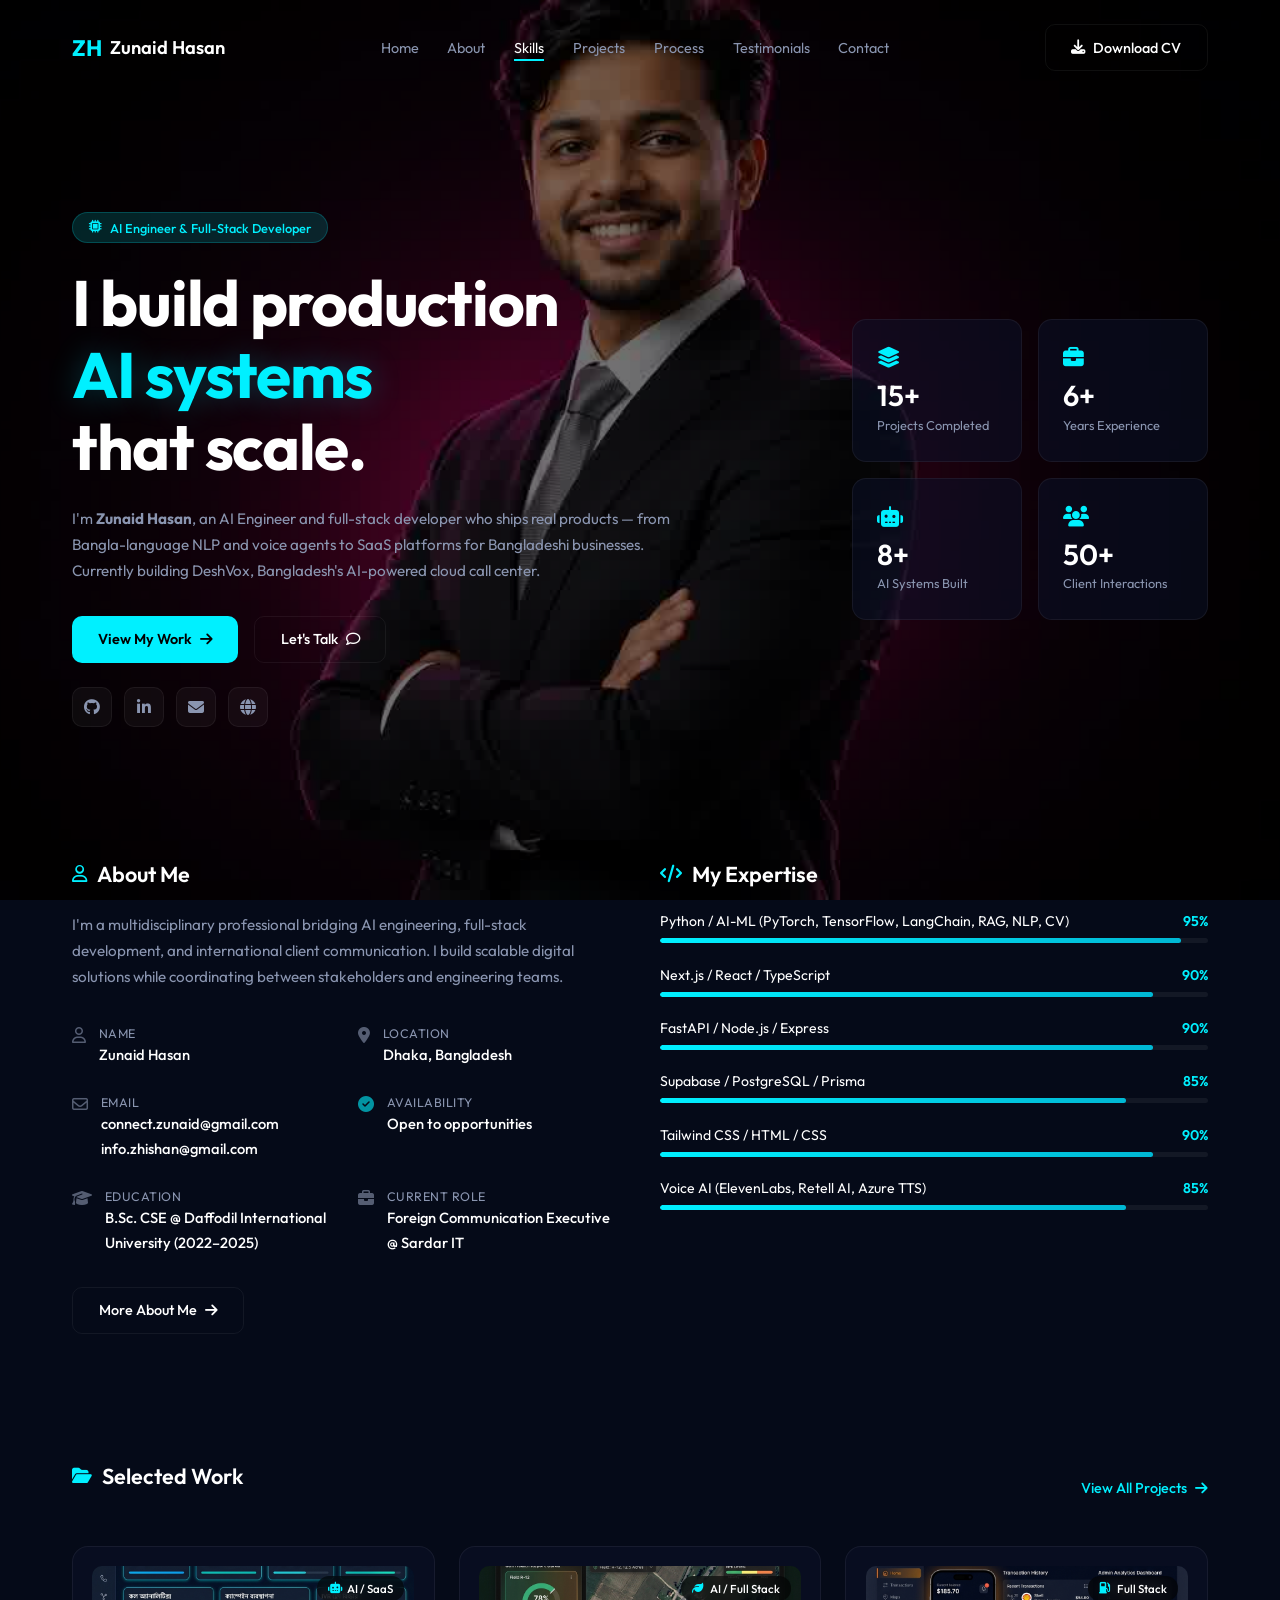
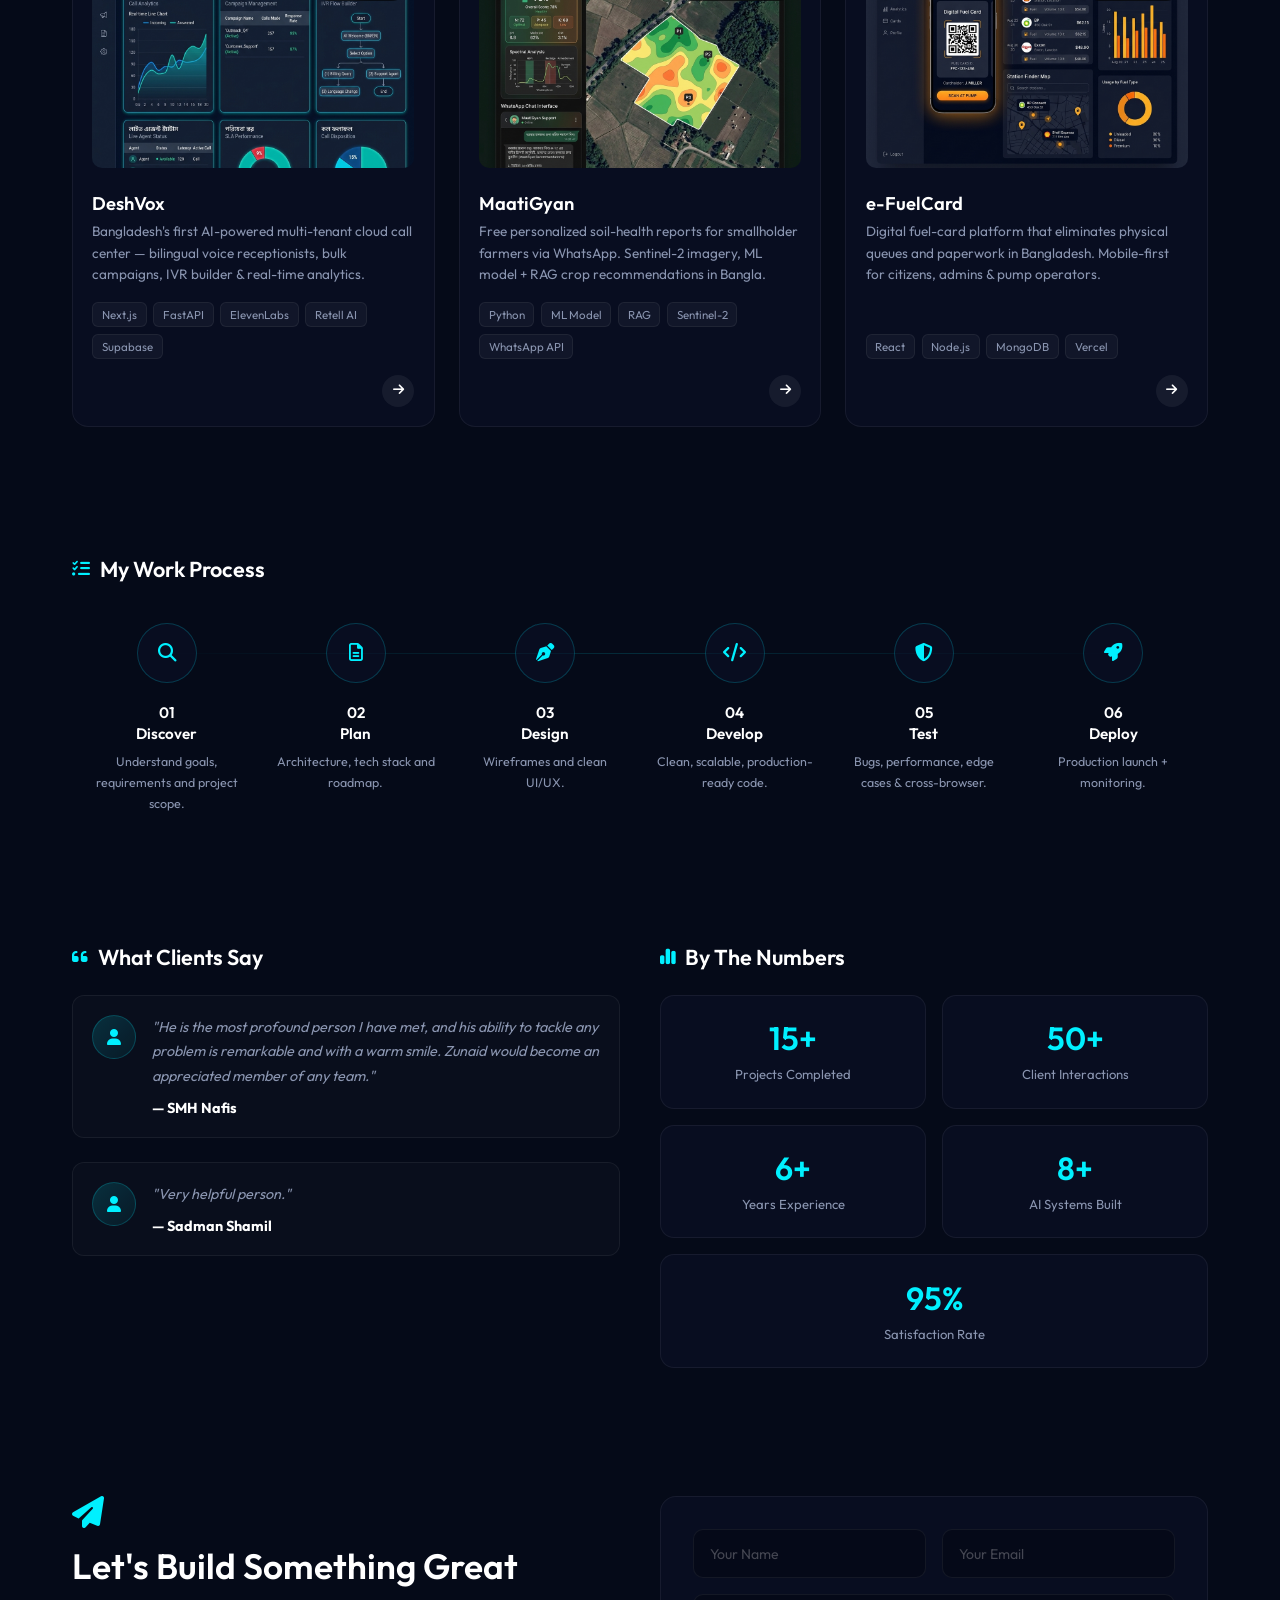
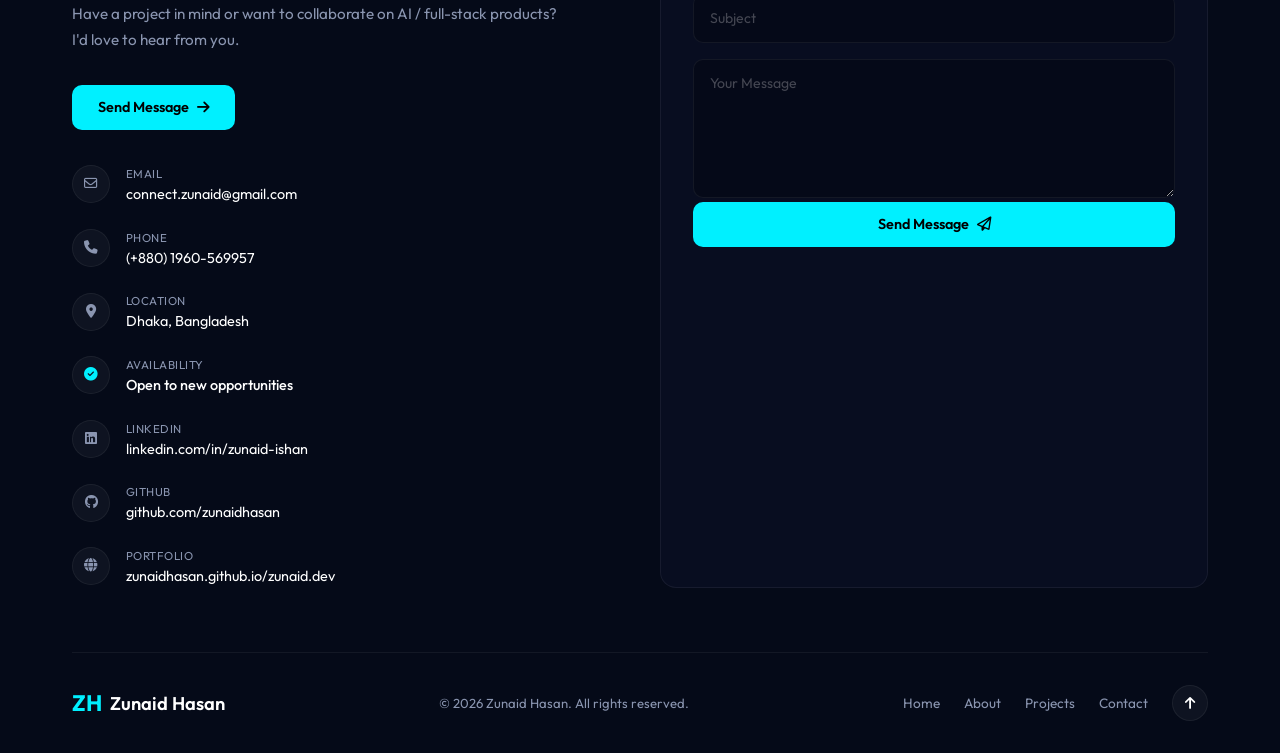
<file: index.html>
<!DOCTYPE html>
<html lang="en">
<head>
    <meta charset="UTF-8">
    <meta name="viewport" content="width=device-width, initial-scale=1.0">
    <title>Zunaid Hasan - AI Engineer & Full-Stack Developer</title>
    <meta name="description" content="Zunaid Hasan — AI Engineer and Full-Stack Developer building production AI systems, Bangla-language NLP, voice agents, and SaaS platforms for Bangladeshi businesses.">
    <!-- Google Fonts -->
    <link href="https://fonts.googleapis.com/css2?family=Outfit:wght@300;400;500;600;700&display=swap" rel="stylesheet">
    <!-- FontAwesome -->
    <link rel="stylesheet" href="https://cdnjs.cloudflare.com/ajax/libs/font-awesome/6.4.0/css/all.min.css">
    <link rel="stylesheet" href="style.css">
</head>
<body>
    <!-- Background Canvas -->
    <canvas id="animation-canvas"></canvas>

    <!-- Overlay Content -->
    <div class="content-overlay">
        <!-- Header -->
        <header id="site-header">
            <div class="logo"><span>ZH</span> Zunaid Hasan</div>
            <nav>
                <a href="#home" class="active">Home</a>
                <a href="#about">About</a>
                <a href="#skills">Skills</a>
                <a href="projects.html">Projects</a>
                <a href="#process">Process</a>
                <a href="#testimonials">Testimonials</a>
                <a href="#contact">Contact</a>
            </nav>
            <div class="header-actions">
                <button class="btn-outline"><i class="fa-solid fa-download"></i> Download CV</button>
            </div>
        </header>

        <main>
            <!-- Hero Section -->
            <section id="home" class="hero-section">
                <div class="hero-content">
                    <div class="badge"><i class="fa-solid fa-microchip"></i> AI Engineer & Full-Stack Developer</div>
                    <h1>I build production<br><span class="highlight">AI systems</span><br>that scale.</h1>
                    <p>I'm <strong>Zunaid Hasan</strong>, an AI Engineer and full-stack developer who ships real products — from Bangla-language NLP and voice agents to SaaS platforms for Bangladeshi businesses. Currently building DeshVox, Bangladesh's AI-powered cloud call center.</p>
                    <div class="hero-buttons">
                        <a href="#projects-preview" class="btn-primary">View My Work <i class="fa-solid fa-arrow-right"></i></a>
                        <a href="#contact" class="btn-outline">Let's Talk <i class="fa-regular fa-comment"></i></a>
                    </div>
                    <div class="social-links">
                        <a href="https://github.com/zunaidhasan" target="_blank" aria-label="GitHub"><i class="fa-brands fa-github"></i></a>
                        <a href="https://linkedin.com/in/zunaid-ishan" target="_blank" aria-label="LinkedIn"><i class="fa-brands fa-linkedin-in"></i></a>
                        <a href="mailto:connect.zunaid@gmail.com" aria-label="Email"><i class="fa-solid fa-envelope"></i></a>
                        <a href="https://zunaidhasan.github.io/zunaid.dev" target="_blank" aria-label="Portfolio"><i class="fa-solid fa-globe"></i></a>
                    </div>
                </div>
                <div class="hero-stats">
                    <div class="stat-card">
                        <div class="stat-icon"><i class="fa-solid fa-layer-group"></i></div>
                        <h2>15+</h2>
                        <p>Projects Completed</p>
                    </div>
                    <div class="stat-card">
                        <div class="stat-icon"><i class="fa-solid fa-briefcase"></i></div>
                        <h2>6+</h2>
                        <p>Years Experience</p>
                    </div>
                    <div class="stat-card">
                        <div class="stat-icon"><i class="fa-solid fa-robot"></i></div>
                        <h2>8+</h2>
                        <p>AI Systems Built</p>
                    </div>
                    <div class="stat-card">
                        <div class="stat-icon"><i class="fa-solid fa-users"></i></div>
                        <h2>50+</h2>
                        <p>Client Interactions</p>
                    </div>
                </div>
            </section>

            <!-- About and Expertise -->
            <section id="about" class="about-section">
                <div class="about-card">
                    <h3><i class="fa-regular fa-user"></i> About Me</h3>
                    <p>I'm a multidisciplinary professional bridging AI engineering, full-stack development, and international client communication. I build scalable digital solutions while coordinating between stakeholders and engineering teams.</p>
                    <div class="info-grid">
                        <div class="info-item">
                            <i class="fa-regular fa-user"></i>
                            <div>
                                <span>Name</span>
                                <p>Zunaid Hasan</p>
                            </div>
                        </div>
                        <div class="info-item">
                            <i class="fa-solid fa-location-dot"></i>
                            <div>
                                <span>Location</span>
                                <p>Dhaka, Bangladesh</p>
                            </div>
                        </div>
                        <div class="info-item">
                            <i class="fa-regular fa-envelope"></i>
                            <div>
                                <span>Email</span>
                                <p>connect.zunaid@gmail.com<br>info.zhishan@gmail.com</p>
                            </div>
                        </div>
                        <div class="info-item">
                            <i class="fa-solid fa-circle-check" style="color: #00f0ff;"></i>
                            <div>
                                <span>Availability</span>
                                <p class="highlight-text">Open to opportunities</p>
                            </div>
                        </div>
                        <div class="info-item">
                            <i class="fa-solid fa-graduation-cap"></i>
                            <div>
                                <span>Education</span>
                                <p>B.Sc. CSE @ Daffodil International University (2022–2025)</p>
                            </div>
                        </div>
                        <div class="info-item">
                            <i class="fa-solid fa-briefcase"></i>
                            <div>
                                <span>Current Role</span>
                                <p>Foreign Communication Executive @ Sardar IT</p>
                            </div>
                        </div>
                    </div>
                    <button class="btn-outline">More About Me <i class="fa-solid fa-arrow-right"></i></button>
                </div>

                <div id="skills" class="expertise-card">
                    <h3><i class="fa-solid fa-code"></i> My Expertise</h3>
                    <div class="skills-list">
                        <div class="skill-item">
                            <div class="skill-info"><span>Python / AI-ML (PyTorch, TensorFlow, LangChain, RAG, NLP, CV)</span><span>95%</span></div>
                            <div class="progress-bar"><div class="progress" style="width: 95%;"></div></div>
                        </div>
                        <div class="skill-item">
                            <div class="skill-info"><span>Next.js / React / TypeScript</span><span>90%</span></div>
                            <div class="progress-bar"><div class="progress" style="width: 90%;"></div></div>
                        </div>
                        <div class="skill-item">
                            <div class="skill-info"><span>FastAPI / Node.js / Express</span><span>90%</span></div>
                            <div class="progress-bar"><div class="progress" style="width: 90%;"></div></div>
                        </div>
                        <div class="skill-item">
                            <div class="skill-info"><span>Supabase / PostgreSQL / Prisma</span><span>85%</span></div>
                            <div class="progress-bar"><div class="progress" style="width: 85%;"></div></div>
                        </div>
                        <div class="skill-item">
                            <div class="skill-info"><span>Tailwind CSS / HTML / CSS</span><span>90%</span></div>
                            <div class="progress-bar"><div class="progress" style="width: 90%;"></div></div>
                        </div>
                        <div class="skill-item">
                            <div class="skill-info"><span>Voice AI (ElevenLabs, Retell AI, Azure TTS)</span><span>85%</span></div>
                            <div class="progress-bar"><div class="progress" style="width: 85%;"></div></div>
                        </div>
                    </div>
                </div>
            </section>

            <!-- Selected Work Preview (3 projects) -->
            <section id="projects-preview" class="projects-section">
                <div class="section-header">
                    <h3><i class="fa-solid fa-folder-open"></i> Selected Work</h3>
                    <a href="projects.html" class="view-all">View All Projects <i class="fa-solid fa-arrow-right"></i></a>
                </div>
                <div class="projects-grid">
                    <!-- Project 1 -->
                    <div class="project-card">
                        <div class="project-image">
                            <img src="images/deshvox.png" alt="DeshVox AI Cloud Call Center Dashboard" loading="lazy">
                            <span class="badge-sm"><i class="fa-solid fa-robot"></i> AI / SaaS</span>
                        </div>
                        <h4>DeshVox</h4>
                        <p>Bangladesh's first AI-powered multi-tenant cloud call center — bilingual voice receptionists, bulk campaigns, IVR builder & real-time analytics.</p>
                        <div class="tags">
                            <span>Next.js</span><span>FastAPI</span><span>ElevenLabs</span><span>Retell AI</span><span>Supabase</span>
                        </div>
                        <div class="project-card-footer">
                            <a href="projects.html" class="project-link"><i class="fa-solid fa-arrow-right"></i></a>
                        </div>
                    </div>
                    <!-- Project 2 -->
                    <div class="project-card">
                        <div class="project-image">
                            <img src="images/maatigyan.png" alt="MaatiGyan Soil Health Platform" loading="lazy">
                            <span class="badge-sm"><i class="fa-solid fa-leaf"></i> AI / Full Stack</span>
                        </div>
                        <h4>MaatiGyan</h4>
                        <p>Free personalized soil-health reports for smallholder farmers via WhatsApp. Sentinel-2 imagery, ML model + RAG crop recommendations in Bangla.</p>
                        <div class="tags">
                            <span>Python</span><span>ML Model</span><span>RAG</span><span>Sentinel-2</span><span>WhatsApp API</span>
                        </div>
                        <div class="project-card-footer">
                            <a href="projects.html" class="project-link"><i class="fa-solid fa-arrow-right"></i></a>
                        </div>
                    </div>
                    <!-- Project 3 -->
                    <div class="project-card">
                        <div class="project-image">
                            <img src="images/efuelcard.png" alt="e-FuelCard Digital Platform" loading="lazy">
                            <span class="badge-sm"><i class="fa-solid fa-gas-pump"></i> Full Stack</span>
                        </div>
                        <h4>e-FuelCard</h4>
                        <p>Digital fuel-card platform that eliminates physical queues and paperwork in Bangladesh. Mobile-first for citizens, admins & pump operators.</p>
                        <div class="tags">
                            <span>React</span><span>Node.js</span><span>MongoDB</span><span>Vercel</span>
                        </div>
                        <div class="project-card-footer">
                            <a href="projects.html" class="project-link"><i class="fa-solid fa-arrow-right"></i></a>
                        </div>
                    </div>
                </div>
            </section>

            <!-- My Work Process -->
            <section id="process" class="process-section">
                <h3><i class="fa-solid fa-list-check"></i> My Work Process</h3>
                <div class="process-steps">
                    <div class="step">
                        <div class="step-icon"><i class="fa-solid fa-magnifying-glass"></i></div>
                        <h4>01<br>Discover</h4>
                        <p>Understand goals, requirements and project scope.</p>
                    </div>
                    <div class="step">
                        <div class="step-icon"><i class="fa-regular fa-file-lines"></i></div>
                        <h4>02<br>Plan</h4>
                        <p>Architecture, tech stack and roadmap.</p>
                    </div>
                    <div class="step">
                        <div class="step-icon"><i class="fa-solid fa-pen-nib"></i></div>
                        <h4>03<br>Design</h4>
                        <p>Wireframes and clean UI/UX.</p>
                    </div>
                    <div class="step">
                        <div class="step-icon"><i class="fa-solid fa-code"></i></div>
                        <h4>04<br>Develop</h4>
                        <p>Clean, scalable, production-ready code.</p>
                    </div>
                    <div class="step">
                        <div class="step-icon"><i class="fa-solid fa-shield-halved"></i></div>
                        <h4>05<br>Test</h4>
                        <p>Bugs, performance, edge cases & cross-browser.</p>
                    </div>
                    <div class="step">
                        <div class="step-icon"><i class="fa-solid fa-rocket"></i></div>
                        <h4>06<br>Deploy</h4>
                        <p>Production launch + monitoring.</p>
                    </div>
                </div>
            </section>

            <!-- Testimonials & Stats -->
            <section id="testimonials" class="testimonials-section">
                <div class="testimonial-card">
                    <h3><i class="fa-solid fa-quote-left"></i> What Clients Say</h3>
                    <div class="testimonial-content">
                        <div class="avatar"><i class="fa-solid fa-user"></i></div>
                        <div>
                            <p>"He is the most profound person I have met, and his ability to tackle any problem is remarkable and with a warm smile. Zunaid would become an appreciated member of any team."</p>
                            <div class="author">
                                <strong>— SMH Nafis</strong>
                            </div>
                        </div>
                    </div>
                    <div class="testimonial-content">
                        <div class="avatar"><i class="fa-solid fa-user"></i></div>
                        <div>
                            <p>"Very helpful person."</p>
                            <div class="author">
                                <strong>— Sadman Shamil</strong>
                            </div>
                        </div>
                    </div>
                </div>

                <div class="stats-card">
                    <h3><i class="fa-solid fa-chart-simple"></i> By The Numbers</h3>
                    <div class="stats-grid">
                        <div class="stat-box">
                            <h2>15+</h2>
                            <p>Projects Completed</p>
                        </div>
                        <div class="stat-box">
                            <h2>50+</h2>
                            <p>Client Interactions</p>
                        </div>
                        <div class="stat-box">
                            <h2>6+</h2>
                            <p>Years Experience</p>
                        </div>
                        <div class="stat-box">
                            <h2>8+</h2>
                            <p>AI Systems Built</p>
                        </div>
                        <div class="stat-box span-2">
                            <h2>95%</h2>
                            <p>Satisfaction Rate</p>
                        </div>
                    </div>
                </div>
            </section>

            <!-- Contact Section -->
            <section id="contact" class="contact-section">
                <div class="contact-info">
                    <div class="contact-header">
                        <i class="fa-solid fa-paper-plane contact-icon"></i>
                        <h2>Let's Build Something Great</h2>
                        <p>Have a project in mind or want to collaborate on AI / full-stack products?<br>I'd love to hear from you.</p>
                        <a href="mailto:connect.zunaid@gmail.com" class="btn-primary" style="margin-top: 2rem;">Send Message <i class="fa-solid fa-arrow-right"></i></a>
                    </div>
                    <div class="contact-details">
                        <div class="detail-item">
                            <i class="fa-regular fa-envelope"></i>
                            <div>
                                <span>Email</span>
                                <p>connect.zunaid@gmail.com</p>
                            </div>
                        </div>
                        <div class="detail-item">
                            <i class="fa-solid fa-phone"></i>
                            <div>
                                <span>Phone</span>
                                <p>(+880) 1960-569957</p>
                            </div>
                        </div>
                        <div class="detail-item">
                            <i class="fa-solid fa-location-dot"></i>
                            <div>
                                <span>Location</span>
                                <p>Dhaka, Bangladesh</p>
                            </div>
                        </div>
                        <div class="detail-item">
                            <i class="fa-solid fa-circle-check" style="color: #00f0ff;"></i>
                            <div>
                                <span>Availability</span>
                                <p class="highlight-text">Open to new opportunities</p>
                            </div>
                        </div>
                        <div class="detail-item">
                            <i class="fa-brands fa-linkedin"></i>
                            <div>
                                <span>LinkedIn</span>
                                <p><a href="https://linkedin.com/in/zunaid-ishan" target="_blank">linkedin.com/in/zunaid-ishan</a></p>
                            </div>
                        </div>
                        <div class="detail-item">
                            <i class="fa-brands fa-github"></i>
                            <div>
                                <span>GitHub</span>
                                <p><a href="https://github.com/zunaidhasan" target="_blank">github.com/zunaidhasan</a></p>
                            </div>
                        </div>
                        <div class="detail-item">
                            <i class="fa-solid fa-globe"></i>
                            <div>
                                <span>Portfolio</span>
                                <p><a href="https://zunaidhasan.github.io/zunaid.dev" target="_blank">zunaidhasan.github.io/zunaid.dev</a></p>
                            </div>
                        </div>
                    </div>
                </div>
                <div class="contact-form">
                    <form>
                        <div class="form-row">
                            <input type="text" placeholder="Your Name" required>
                            <input type="email" placeholder="Your Email" required>
                        </div>
                        <input type="text" placeholder="Subject" required>
                        <textarea rows="6" placeholder="Your Message" required></textarea>
                        <button type="submit" class="btn-primary w-100">Send Message <i class="fa-regular fa-paper-plane"></i></button>
                    </form>
                </div>
            </section>
        </main>

        <!-- Footer -->
        <footer>
            <div class="footer-left">
                <span class="logo"><span>ZH</span> Zunaid Hasan</span>
            </div>
            <div class="footer-center">
                <p>© 2026 Zunaid Hasan. All rights reserved.</p>
            </div>
            <div class="footer-right">
                <a href="#home">Home</a>
                <a href="#about">About</a>
                <a href="projects.html">Projects</a>
                <a href="#contact">Contact</a>
                <a href="#home" class="back-to-top"><i class="fa-solid fa-arrow-up"></i></a>
            </div>
        </footer>
    </div>
    
    <script src="script.js"></script>
</body>
</html>
</file>
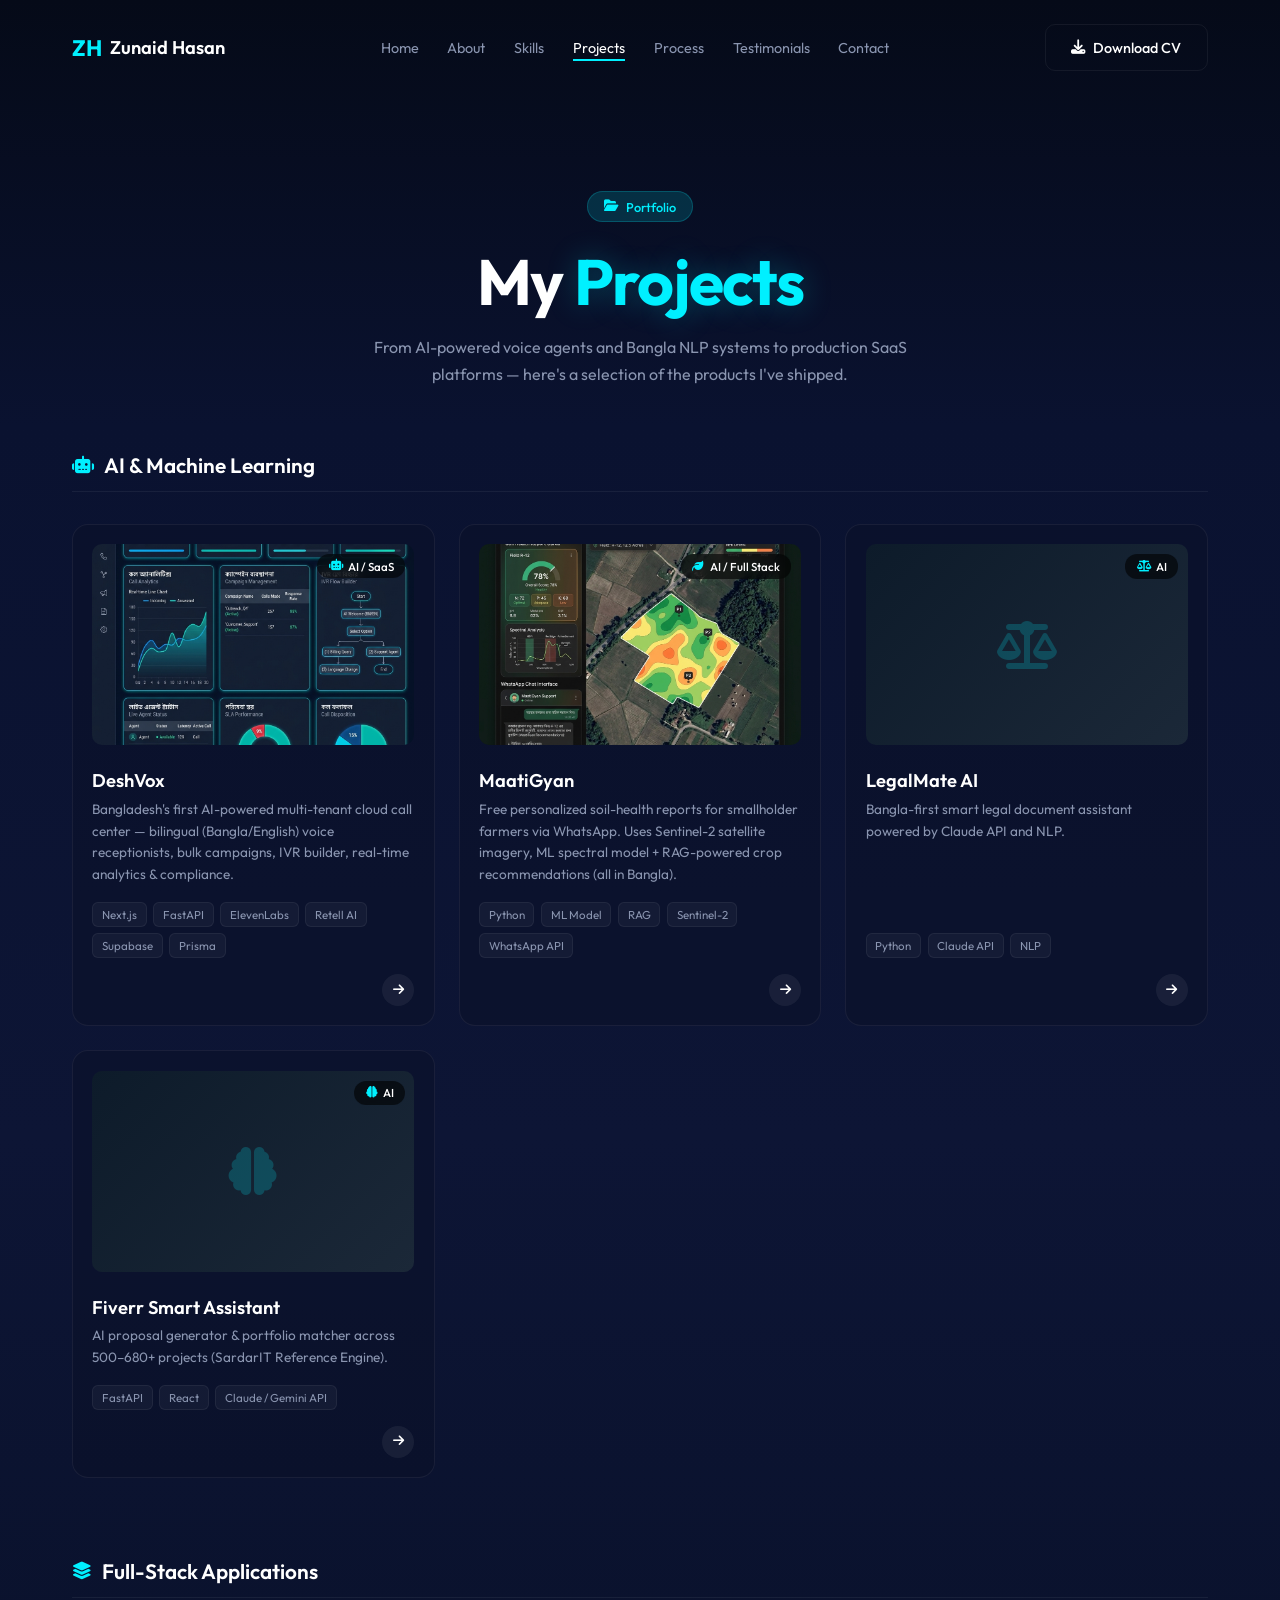
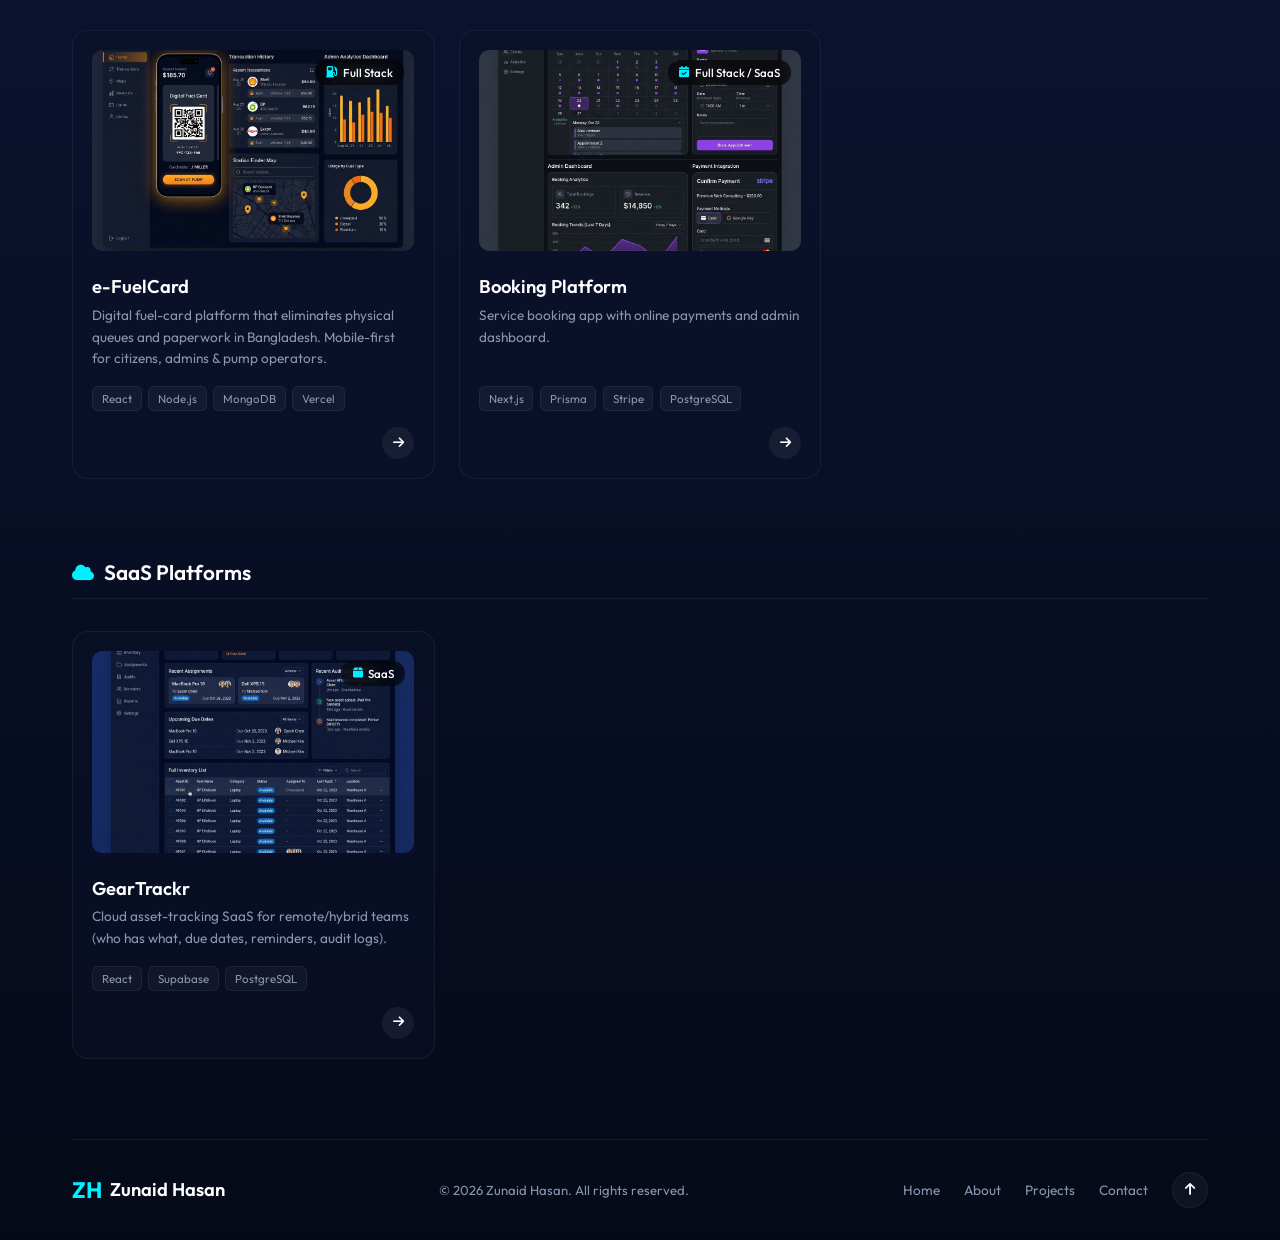
<file: projects.html>
<!DOCTYPE html>
<html lang="en">
<head>
    <meta charset="UTF-8">
    <meta name="viewport" content="width=device-width, initial-scale=1.0">
    <title>Projects - Zunaid Hasan</title>
    <meta name="description" content="Explore Zunaid Hasan's portfolio of AI systems, full-stack applications, and SaaS platforms — from DeshVox voice AI to MaatiGyan soil analytics.">
    <!-- Google Fonts -->
    <link href="https://fonts.googleapis.com/css2?family=Outfit:wght@300;400;500;600;700&display=swap" rel="stylesheet">
    <!-- FontAwesome -->
    <link rel="stylesheet" href="https://cdnjs.cloudflare.com/ajax/libs/font-awesome/6.4.0/css/all.min.css">
    <link rel="stylesheet" href="style.css">
</head>
<body class="page-gradient-bg">

    <!-- Content -->
    <div class="content-overlay">
        <!-- Header -->
        <header id="site-header">
            <div class="logo"><a href="index.html" style="display: flex; align-items: center; gap: 0.5rem;"><span>ZH</span> Zunaid Hasan</a></div>
            <nav>
                <a href="index.html">Home</a>
                <a href="index.html#about">About</a>
                <a href="index.html#skills">Skills</a>
                <a href="projects.html" class="active">Projects</a>
                <a href="index.html#process">Process</a>
                <a href="index.html#testimonials">Testimonials</a>
                <a href="index.html#contact">Contact</a>
            </nav>
            <div class="header-actions">
                <button class="btn-outline"><i class="fa-solid fa-download"></i> Download CV</button>
            </div>
        </header>

        <!-- Page Header -->
        <div class="page-header">
            <div class="badge"><i class="fa-solid fa-folder-open"></i> Portfolio</div>
            <h1>My <span class="highlight">Projects</span></h1>
            <p>From AI-powered voice agents and Bangla NLP systems to production SaaS platforms — here's a selection of the products I've shipped.</p>
        </div>

        <main>
            <!-- Category 1: AI & Machine Learning -->
            <section class="project-category">
                <h3><i class="fa-solid fa-robot"></i> AI & Machine Learning</h3>
                <div class="projects-grid">
                    <!-- DeshVox -->
                    <div class="project-card">
                        <div class="project-image">
                            <img src="images/deshvox.png" alt="DeshVox AI Cloud Call Center Dashboard" loading="lazy">
                            <span class="badge-sm"><i class="fa-solid fa-robot"></i> AI / SaaS</span>
                        </div>
                        <h4>DeshVox</h4>
                        <p>Bangladesh's first AI-powered multi-tenant cloud call center — bilingual (Bangla/English) voice receptionists, bulk campaigns, IVR builder, real-time analytics & compliance.</p>
                        <div class="tags">
                            <span>Next.js</span><span>FastAPI</span><span>ElevenLabs</span><span>Retell AI</span><span>Supabase</span><span>Prisma</span>
                        </div>
                        <div class="project-card-footer">
                            <a href="https://github.com/zunaidhasan" target="_blank" class="project-link"><i class="fa-solid fa-arrow-right"></i></a>
                        </div>
                    </div>
                    <!-- MaatiGyan -->
                    <div class="project-card">
                        <div class="project-image">
                            <img src="images/maatigyan.png" alt="MaatiGyan Soil Health Platform" loading="lazy">
                            <span class="badge-sm"><i class="fa-solid fa-leaf"></i> AI / Full Stack</span>
                        </div>
                        <h4>MaatiGyan</h4>
                        <p>Free personalized soil-health reports for smallholder farmers via WhatsApp. Uses Sentinel-2 satellite imagery, ML spectral model + RAG-powered crop recommendations (all in Bangla).</p>
                        <div class="tags">
                            <span>Python</span><span>ML Model</span><span>RAG</span><span>Sentinel-2</span><span>WhatsApp API</span>
                        </div>
                        <div class="project-card-footer">
                            <a href="https://github.com/zunaidhasan" target="_blank" class="project-link"><i class="fa-solid fa-arrow-right"></i></a>
                        </div>
                    </div>
                    <!-- LegalMate AI -->
                    <div class="project-card">
                        <div class="project-image" style="background: linear-gradient(135deg, #0d1b2a, #1b2838); display: flex; align-items: center; justify-content: center; aspect-ratio: 16/10;">
                            <i class="fa-solid fa-scale-balanced" style="font-size: 3rem; color: rgba(0,240,255,0.2);"></i>
                            <span class="badge-sm" style="position: absolute; top: 10px; right: 10px;"><i class="fa-solid fa-scale-balanced"></i> AI</span>
                        </div>
                        <h4>LegalMate AI</h4>
                        <p>Bangla-first smart legal document assistant powered by Claude API and NLP.</p>
                        <div class="tags">
                            <span>Python</span><span>Claude API</span><span>NLP</span>
                        </div>
                        <div class="project-card-footer">
                            <a href="https://github.com/zunaidhasan" target="_blank" class="project-link"><i class="fa-solid fa-arrow-right"></i></a>
                        </div>
                    </div>
                    <!-- Fiverr Smart Assistant -->
                    <div class="project-card">
                        <div class="project-image" style="background: linear-gradient(135deg, #0d1b2a, #1b2838); display: flex; align-items: center; justify-content: center; aspect-ratio: 16/10;">
                            <i class="fa-solid fa-brain" style="font-size: 3rem; color: rgba(0,240,255,0.2);"></i>
                            <span class="badge-sm" style="position: absolute; top: 10px; right: 10px;"><i class="fa-solid fa-brain"></i> AI</span>
                        </div>
                        <h4>Fiverr Smart Assistant</h4>
                        <p>AI proposal generator & portfolio matcher across 500–680+ projects (SardarIT Reference Engine).</p>
                        <div class="tags">
                            <span>FastAPI</span><span>React</span><span>Claude / Gemini API</span>
                        </div>
                        <div class="project-card-footer">
                            <a href="https://github.com/zunaidhasan" target="_blank" class="project-link"><i class="fa-solid fa-arrow-right"></i></a>
                        </div>
                    </div>
                </div>
            </section>

            <!-- Category 2: Full-Stack Applications -->
            <section class="project-category">
                <h3><i class="fa-solid fa-layer-group"></i> Full-Stack Applications</h3>
                <div class="projects-grid">
                    <!-- e-FuelCard -->
                    <div class="project-card">
                        <div class="project-image">
                            <img src="images/efuelcard.png" alt="e-FuelCard Digital Platform" loading="lazy">
                            <span class="badge-sm"><i class="fa-solid fa-gas-pump"></i> Full Stack</span>
                        </div>
                        <h4>e-FuelCard</h4>
                        <p>Digital fuel-card platform that eliminates physical queues and paperwork in Bangladesh. Mobile-first for citizens, admins & pump operators.</p>
                        <div class="tags">
                            <span>React</span><span>Node.js</span><span>MongoDB</span><span>Vercel</span>
                        </div>
                        <div class="project-card-footer">
                            <a href="https://github.com/zunaidhasan" target="_blank" class="project-link"><i class="fa-solid fa-arrow-right"></i></a>
                        </div>
                    </div>
                    <!-- Booking Platform -->
                    <div class="project-card">
                        <div class="project-image">
                            <img src="images/booking.png" alt="Booking Platform Dashboard" loading="lazy">
                            <span class="badge-sm"><i class="fa-solid fa-calendar-check"></i> Full Stack / SaaS</span>
                        </div>
                        <h4>Booking Platform</h4>
                        <p>Service booking app with online payments and admin dashboard.</p>
                        <div class="tags">
                            <span>Next.js</span><span>Prisma</span><span>Stripe</span><span>PostgreSQL</span>
                        </div>
                        <div class="project-card-footer">
                            <a href="https://github.com/zunaidhasan" target="_blank" class="project-link"><i class="fa-solid fa-arrow-right"></i></a>
                        </div>
                    </div>
                </div>
            </section>

            <!-- Category 3: SaaS Platforms -->
            <section class="project-category">
                <h3><i class="fa-solid fa-cloud"></i> SaaS Platforms</h3>
                <div class="projects-grid">
                    <!-- GearTrackr -->
                    <div class="project-card">
                        <div class="project-image">
                            <img src="images/geartrackr.png" alt="GearTrackr Asset Tracking Dashboard" loading="lazy">
                            <span class="badge-sm"><i class="fa-solid fa-box"></i> SaaS</span>
                        </div>
                        <h4>GearTrackr</h4>
                        <p>Cloud asset-tracking SaaS for remote/hybrid teams (who has what, due dates, reminders, audit logs).</p>
                        <div class="tags">
                            <span>React</span><span>Supabase</span><span>PostgreSQL</span>
                        </div>
                        <div class="project-card-footer">
                            <a href="https://github.com/zunaidhasan" target="_blank" class="project-link"><i class="fa-solid fa-arrow-right"></i></a>
                        </div>
                    </div>
                </div>
            </section>
        </main>

        <!-- Footer -->
        <footer>
            <div class="footer-left">
                <span class="logo"><span>ZH</span> Zunaid Hasan</span>
            </div>
            <div class="footer-center">
                <p>© 2026 Zunaid Hasan. All rights reserved.</p>
            </div>
            <div class="footer-right">
                <a href="index.html">Home</a>
                <a href="index.html#about">About</a>
                <a href="projects.html">Projects</a>
                <a href="index.html#contact">Contact</a>
                <a href="#" class="back-to-top" onclick="window.scrollTo({top:0,behavior:'smooth'}); return false;"><i class="fa-solid fa-arrow-up"></i></a>
            </div>
        </footer>
    </div>
    
    <script src="script.js"></script>
</body>
</html>
</file>
<file: style.css>
:root {
    --primary: #00f0ff;
    --primary-hover: #00c0cc;
    --primary-glow: rgba(0, 240, 255, 0.15);
    --text-main: #ffffff;
    --text-muted: #8a95b0;
    --bg-dark: #050a18;
    --card-bg: rgba(12, 18, 40, 0.55);
    --card-border: rgba(255, 255, 255, 0.06);
    --font: 'Outfit', sans-serif;
}

* {
    margin: 0;
    padding: 0;
    box-sizing: border-box;
}

html {
    scroll-behavior: smooth;
}

body {
    font-family: var(--font);
    color: var(--text-main);
    background-color: var(--bg-dark);
    overflow-x: hidden;
}

/* Selection */
::selection {
    background: var(--primary);
    color: #000;
}

/* Scrollbar */
::-webkit-scrollbar { width: 6px; }
::-webkit-scrollbar-track { background: var(--bg-dark); }
::-webkit-scrollbar-thumb { background: rgba(0, 240, 255, 0.3); border-radius: 3px; }
::-webkit-scrollbar-thumb:hover { background: var(--primary); }

/* ================================
   Canvas — fixed background
   ================================ */
#animation-canvas {
    position: fixed;
    top: 0;
    left: 0;
    width: 100vw;
    height: 100vh;
    z-index: 0;
    filter: brightness(0.45) saturate(1.2);
}

/* ================================
   Content overlay
   ================================ */
.content-overlay {
    position: relative;
    z-index: 1;
    width: 100%;
    max-width: 1200px;
    margin: 0 auto;
    padding: 0 2rem 0;
}

/* ================================
   Typography
   ================================ */
h1 {
    font-size: clamp(2.4rem, 5vw, 4rem);
    line-height: 1.12;
    margin-bottom: 1.5rem;
    font-weight: 700;
    letter-spacing: -0.02em;
}
h2 {
    font-size: 2.2rem;
    font-weight: 600;
}
h3 {
    font-size: 1.35rem;
    font-weight: 600;
    margin-bottom: 1.5rem;
    display: flex;
    align-items: center;
    gap: 0.6rem;
}
h3 i {
    color: var(--primary);
    font-size: 1.1rem;
}
p {
    color: var(--text-muted);
    line-height: 1.7;
    font-size: 0.95rem;
}
.highlight {
    color: var(--primary);
    text-shadow: 0 0 30px rgba(0, 240, 255, 0.25);
}
.highlight-text {
    color: var(--primary);
    font-weight: 500;
}
a {
    color: inherit;
    text-decoration: none;
    transition: color 0.3s;
}

/* ================================
   Buttons
   ================================ */
.btn-primary, .btn-outline {
    font-family: var(--font);
    cursor: pointer;
    border-radius: 10px;
    font-size: 0.9rem;
    font-weight: 500;
    transition: all 0.3s ease;
    display: inline-flex;
    align-items: center;
    justify-content: center;
    gap: 0.5rem;
    text-decoration: none;
}
.btn-primary {
    background: var(--primary);
    color: #000;
    border: none;
    padding: 0.85rem 1.6rem;
    font-weight: 600;
}
.btn-primary:hover {
    background: var(--primary-hover);
    transform: translateY(-2px);
    box-shadow: 0 8px 25px rgba(0, 240, 255, 0.25);
}
.btn-outline {
    background: transparent;
    color: var(--text-main);
    border: 1px solid var(--card-border);
    padding: 0.85rem 1.6rem;
}
.btn-outline:hover {
    background: rgba(255, 255, 255, 0.05);
    border-color: rgba(255, 255, 255, 0.15);
}
.icon-btn {
    background: transparent;
    border: 1px solid var(--card-border);
    color: var(--text-main);
    width: 40px;
    height: 40px;
    border-radius: 8px;
    cursor: pointer;
    transition: all 0.3s;
}
.w-100 { width: 100%; }

/* ================================
   Header / Nav
   ================================ */
header {
    display: flex;
    justify-content: space-between;
    align-items: center;
    padding: 1.5rem 0;
}
.logo {
    font-size: 1.15rem;
    font-weight: 600;
    display: flex;
    align-items: center;
    gap: 0.5rem;
    white-space: nowrap;
}
.logo span {
    color: var(--primary);
    font-weight: 700;
    font-size: 1.4rem;
}
nav {
    display: flex;
    gap: 1.8rem;
}
nav a {
    color: var(--text-muted);
    text-decoration: none;
    font-size: 0.9rem;
    font-weight: 400;
    transition: color 0.3s;
    position: relative;
}
nav a::after {
    content: '';
    position: absolute;
    bottom: -4px;
    left: 0;
    width: 0;
    height: 2px;
    background: var(--primary);
    transition: width 0.3s;
}
nav a:hover::after, nav a.active::after {
    width: 100%;
}
nav a:hover, nav a.active {
    color: var(--text-main);
}
.header-actions {
    display: flex;
    gap: 0.75rem;
}

/* ================================
   Hero Section
   ================================ */
.hero-section {
    display: flex;
    justify-content: space-between;
    align-items: center;
    padding: 5rem 0 6rem;
    min-height: 85vh;
}
.hero-content {
    max-width: 620px;
}
.badge {
    display: inline-flex;
    align-items: center;
    gap: 0.5rem;
    background: var(--primary-glow);
    color: var(--primary);
    padding: 0.4rem 1rem;
    border-radius: 20px;
    font-size: 0.8rem;
    font-weight: 500;
    margin-bottom: 1.5rem;
    border: 1px solid rgba(0, 240, 255, 0.2);
}
.hero-buttons {
    display: flex;
    gap: 1rem;
    margin: 2rem 0 1.5rem;
}
.social-links {
    display: flex;
    gap: 0.75rem;
}
.social-links a {
    display: flex;
    align-items: center;
    justify-content: center;
    width: 40px;
    height: 40px;
    border-radius: 10px;
    background: rgba(255, 255, 255, 0.04);
    border: 1px solid var(--card-border);
    color: var(--text-muted);
    text-decoration: none;
    transition: all 0.3s;
}
.social-links a:hover {
    background: var(--primary);
    color: #000;
    border-color: var(--primary);
    transform: translateY(-2px);
}

.hero-stats {
    display: grid;
    grid-template-columns: 1fr 1fr;
    gap: 1rem;
}
.stat-card {
    padding: 1.5rem;
    display: flex;
    flex-direction: column;
    gap: 0.3rem;
    width: 170px;
    border-radius: 14px;
    background: var(--card-bg);
    border: 1px solid var(--card-border);
    transition: transform 0.3s, border-color 0.3s;
}
.stat-card:hover {
    transform: translateY(-3px);
    border-color: rgba(0, 240, 255, 0.15);
}
.stat-icon {
    color: var(--primary);
    font-size: 1.3rem;
    margin-bottom: 0.4rem;
}
.stat-card h2 {
    font-size: 1.8rem;
    margin: 0;
    line-height: 1;
}
.stat-card p {
    font-size: 0.8rem;
    margin: 0;
}

/* ================================
   About & Expertise
   ================================ */
.about-section {
    display: grid;
    grid-template-columns: 1fr 1fr;
    gap: 2.5rem;
    margin-bottom: 8rem;
    scroll-margin-top: 80px;
}
.info-grid {
    display: grid;
    grid-template-columns: 1fr 1fr;
    gap: 1.5rem;
    margin: 2rem 0;
}
.info-item {
    display: flex;
    align-items: flex-start;
    gap: 0.8rem;
}
.info-item > i {
    color: var(--text-muted);
    font-size: 1rem;
    margin-top: 0.3rem;
    opacity: 0.6;
}
.info-item span {
    font-size: 0.78rem;
    color: var(--text-muted);
    text-transform: uppercase;
    letter-spacing: 0.04em;
}
.info-item p {
    color: var(--text-main);
    font-weight: 500;
    font-size: 0.92rem;
    margin: 0;
}

.skills-list {
    display: flex;
    flex-direction: column;
    gap: 1.4rem;
}
.skill-item .skill-info {
    display: flex;
    justify-content: space-between;
    margin-bottom: 0.5rem;
    font-size: 0.88rem;
}
.skill-item .skill-info span:last-child {
    color: var(--primary);
    font-weight: 600;
}
.progress-bar {
    width: 100%;
    height: 5px;
    background: rgba(255, 255, 255, 0.06);
    border-radius: 4px;
    overflow: hidden;
}
.progress {
    height: 100%;
    background: linear-gradient(90deg, var(--primary), #00b8d4);
    border-radius: 4px;
    transition: width 1.2s ease;
}

/* ================================
   Projects Section
   ================================ */
.projects-section {
    margin-bottom: 8rem;
    scroll-margin-top: 80px;
}
.section-header {
    display: flex;
    justify-content: space-between;
    align-items: center;
    margin-bottom: 2rem;
}
.view-all {
    color: var(--primary);
    text-decoration: none;
    font-size: 0.9rem;
    font-weight: 500;
    display: flex;
    align-items: center;
    gap: 0.5rem;
    transition: gap 0.3s;
}
.view-all:hover { gap: 0.8rem; }

.projects-grid {
    display: grid;
    grid-template-columns: repeat(3, 1fr);
    gap: 1.5rem;
}
.project-card {
    background: var(--card-bg);
    border: 1px solid var(--card-border);
    border-radius: 16px;
    padding: 1.2rem;
    transition: transform 0.35s, border-color 0.35s, box-shadow 0.35s;
    display: flex;
    flex-direction: column;
}
.project-card:hover {
    transform: translateY(-6px);
    border-color: rgba(0, 240, 255, 0.12);
    box-shadow: 0 16px 40px rgba(0, 0, 0, 0.3);
}
.project-image {
    position: relative;
    border-radius: 10px;
    overflow: hidden;
    margin-bottom: 1rem;
    aspect-ratio: 16 / 10;
}
.project-image img {
    width: 100%;
    height: 100%;
    object-fit: cover;
    display: block;
    transition: transform 0.4s;
}
.project-card:hover .project-image img {
    transform: scale(1.05);
}
.project-image .badge-sm {
    position: absolute;
    top: 10px;
    right: 10px;
}
.project-card h4 {
    margin: 0.5rem 0 0.4rem;
    font-size: 1.15rem;
    font-weight: 600;
}
.project-card p {
    font-size: 0.85rem;
    margin-bottom: 1rem;
    flex-grow: 1;
    line-height: 1.6;
}
.badge-sm {
    background: rgba(0, 0, 0, 0.6);
    backdrop-filter: blur(6px);
    padding: 0.3rem 0.7rem;
    border-radius: 12px;
    font-size: 0.72rem;
    font-weight: 500;
    display: inline-flex;
    align-items: center;
    gap: 0.35rem;
    color: var(--text-main);
}
.badge-sm i {
    color: var(--primary);
}
.tags {
    display: flex;
    flex-wrap: wrap;
    gap: 0.4rem;
    margin-bottom: 0.5rem;
}
.tags span {
    background: rgba(255, 255, 255, 0.04);
    border: 1px solid rgba(255, 255, 255, 0.06);
    padding: 0.25rem 0.55rem;
    border-radius: 6px;
    font-size: 0.72rem;
    color: var(--text-muted);
    font-weight: 400;
}
.project-card-footer {
    display: flex;
    justify-content: flex-end;
    margin-top: auto;
    padding-top: 0.5rem;
}
.project-link {
    width: 32px;
    height: 32px;
    background: rgba(255, 255, 255, 0.06);
    border-radius: 50%;
    display: flex;
    align-items: center;
    justify-content: center;
    color: var(--text-main);
    text-decoration: none;
    transition: all 0.3s;
    font-size: 0.8rem;
}
.project-link:hover {
    background: var(--primary);
    color: #000;
}

/* ================================
   Process Section
   ================================ */
.process-section {
    margin-bottom: 8rem;
    scroll-margin-top: 80px;
}
.process-steps {
    display: flex;
    justify-content: space-between;
    position: relative;
    margin-top: 2.5rem;
}
.process-steps::before {
    content: '';
    position: absolute;
    top: 30px;
    left: 60px;
    right: 60px;
    height: 1px;
    background: linear-gradient(90deg, transparent, rgba(0, 240, 255, 0.15), transparent);
    z-index: 0;
}
.step {
    position: relative;
    z-index: 1;
    flex: 1;
    text-align: center;
    padding: 0 0.8rem;
}
.step-icon {
    width: 60px;
    height: 60px;
    border-radius: 50%;
    background: var(--card-bg);
    border: 1px solid rgba(0, 240, 255, 0.2);
    display: flex;
    align-items: center;
    justify-content: center;
    margin: 0 auto 1.2rem;
    font-size: 1.15rem;
    color: var(--primary);
    transition: all 0.3s;
}
.step:hover .step-icon {
    border-color: var(--primary);
    box-shadow: 0 0 20px rgba(0, 240, 255, 0.15);
    transform: translateY(-3px);
}
.step h4 {
    margin-bottom: 0.4rem;
    font-size: 0.95rem;
    line-height: 1.4;
    font-weight: 600;
}
.step p {
    font-size: 0.78rem;
}

/* ================================
   Testimonials & Stats
   ================================ */
.testimonials-section {
    display: grid;
    grid-template-columns: 1fr 1fr;
    gap: 2.5rem;
    margin-bottom: 8rem;
    scroll-margin-top: 80px;
}
.testimonial-content {
    display: flex;
    gap: 1rem;
    margin: 1.5rem 0;
    padding: 1.2rem;
    border-radius: 12px;
    background: rgba(255, 255, 255, 0.02);
    border: 1px solid var(--card-border);
    transition: border-color 0.3s;
}
.testimonial-content:hover {
    border-color: rgba(0, 240, 255, 0.1);
}
.avatar {
    width: 44px;
    height: 44px;
    border-radius: 50%;
    background: linear-gradient(135deg, rgba(0, 240, 255, 0.15), rgba(0, 240, 255, 0.05));
    border: 1px solid rgba(0, 240, 255, 0.2);
    display: flex;
    align-items: center;
    justify-content: center;
    flex-shrink: 0;
    color: var(--primary);
    font-size: 1rem;
}
.testimonial-content p {
    font-style: italic;
    margin-bottom: 0.7rem;
    font-size: 0.9rem;
}
.author strong {
    display: block;
    color: var(--text-main);
    font-size: 0.9rem;
}
.author span {
    font-size: 0.8rem;
    color: var(--text-muted);
}

.stats-grid {
    display: grid;
    grid-template-columns: 1fr 1fr;
    gap: 1rem;
    margin-top: 1rem;
}
.stat-box {
    background: var(--card-bg);
    border: 1px solid var(--card-border);
    border-radius: 14px;
    padding: 1.4rem;
    text-align: center;
    transition: transform 0.3s, border-color 0.3s;
}
.stat-box:hover {
    transform: translateY(-3px);
    border-color: rgba(0, 240, 255, 0.12);
}
.stat-box.span-2 {
    grid-column: span 2;
}
.stat-box h2 {
    color: var(--primary);
    margin-bottom: 0.3rem;
    font-size: 2rem;
}
.stat-box p {
    font-size: 0.82rem;
}

/* ================================
   Contact Section
   ================================ */
.contact-section {
    display: grid;
    grid-template-columns: 1fr 1fr;
    gap: 2.5rem;
    margin-bottom: 4rem;
    scroll-margin-top: 80px;
}
.contact-icon {
    font-size: 2rem;
    color: var(--primary);
    margin-bottom: 1rem;
    display: block;
}
.contact-header {
    margin-bottom: 2rem;
}
.contact-header h2 {
    margin-bottom: 0.8rem;
}
.contact-details {
    display: flex;
    flex-direction: column;
    gap: 1.2rem;
}
.detail-item {
    display: flex;
    align-items: center;
    gap: 1rem;
}
.detail-item > i {
    width: 38px;
    height: 38px;
    border-radius: 50%;
    background: rgba(255, 255, 255, 0.04);
    border: 1px solid var(--card-border);
    display: flex;
    align-items: center;
    justify-content: center;
    color: var(--text-muted);
    flex-shrink: 0;
    font-size: 0.85rem;
}
.detail-item span {
    font-size: 0.72rem;
    color: var(--text-muted);
    text-transform: uppercase;
    letter-spacing: 0.04em;
}
.detail-item p {
    color: var(--text-main);
    margin: 0;
    font-size: 0.9rem;
}
.detail-item p a {
    color: var(--text-main);
    text-decoration: none;
    transition: color 0.3s;
}
.detail-item p a:hover {
    color: var(--primary);
}

.contact-form {
    background: var(--card-bg);
    border: 1px solid var(--card-border);
    border-radius: 16px;
    padding: 2rem;
}
.form-row {
    display: flex;
    gap: 1rem;
    margin-bottom: 1rem;
}
form input, form textarea {
    width: 100%;
    background: rgba(0, 0, 0, 0.25);
    border: 1px solid var(--card-border);
    border-radius: 10px;
    padding: 0.9rem 1rem;
    color: var(--text-main);
    font-family: var(--font);
    font-size: 0.88rem;
    outline: none;
    transition: border-color 0.3s;
}
form input::placeholder, form textarea::placeholder {
    color: rgba(255, 255, 255, 0.25);
}
form input:focus, form textarea:focus {
    border-color: var(--primary);
}
form input {
    margin-bottom: 1rem;
}
.form-row input {
    margin-bottom: 0;
}

/* ================================
   Footer
   ================================ */
footer {
    display: flex;
    justify-content: space-between;
    align-items: center;
    padding: 2rem 0;
    border-top: 1px solid var(--card-border);
}
.footer-center p {
    font-size: 0.82rem;
}
.footer-right {
    display: flex;
    align-items: center;
    gap: 1.5rem;
}
.footer-right a {
    color: var(--text-muted);
    text-decoration: none;
    font-size: 0.85rem;
    transition: color 0.3s;
}
.footer-right a:hover {
    color: var(--text-main);
}
.back-to-top {
    width: 36px;
    height: 36px;
    border-radius: 50%;
    background: rgba(255, 255, 255, 0.04);
    border: 1px solid var(--card-border);
    display: flex;
    align-items: center;
    justify-content: center;
    color: var(--text-main) !important;
    transition: all 0.3s;
}
.back-to-top:hover {
    background: var(--primary);
    color: #000 !important;
    transform: translateY(-2px);
}

/* ================================
   Scroll reveal animations
   ================================ */
.reveal {
    opacity: 0;
    transform: translateY(30px);
    transition: opacity 0.7s ease, transform 0.7s ease;
}
.reveal.visible {
    opacity: 1;
    transform: translateY(0);
}

/* ================================
   Projects page specific
   ================================ */
.page-gradient-bg {
    background: linear-gradient(180deg,
        #050a18 0%,
        #0a1230 15%,
        #0d1535 40%,
        #081028 70%,
        #050a18 100%
    );
    min-height: 100vh;
}
.page-header {
    text-align: center;
    padding: 6rem 0 4rem;
}
.page-header h1 {
    margin-bottom: 1rem;
}
.page-header p {
    max-width: 600px;
    margin: 0 auto;
    font-size: 1rem;
}

.project-category {
    margin-bottom: 5rem;
}
.project-category > h3 {
    font-size: 1.3rem;
    margin-bottom: 2rem;
    padding-bottom: 0.8rem;
    border-bottom: 1px solid var(--card-border);
}

/* ================================
   Responsive
   ================================ */
@media (max-width: 992px) {
    .about-section, .testimonials-section, .contact-section {
        grid-template-columns: 1fr;
    }
    .projects-grid {
        grid-template-columns: repeat(2, 1fr);
    }
    .hero-section {
        flex-direction: column;
        justify-content: center;
        text-align: center;
        gap: 3rem;
        padding: 3rem 0 4rem;
    }
    .hero-buttons {
        justify-content: center;
    }
    .social-links {
        justify-content: center;
    }
    .hero-stats {
        justify-items: center;
    }
    .stat-card {
        width: 160px;
    }
    nav {
        gap: 1.2rem;
    }
}
@media (max-width: 768px) {
    .content-overlay {
        padding: 0 1.2rem;
    }
    .process-steps {
        flex-direction: column;
        gap: 2rem;
    }
    .process-steps::before {
        display: none;
    }
    .projects-grid {
        grid-template-columns: 1fr;
    }
    .form-row {
        flex-direction: column;
    }
    header {
        flex-direction: column;
        gap: 1rem;
    }
    nav {
        flex-wrap: wrap;
        justify-content: center;
        gap: 0.8rem;
    }
    footer {
        flex-direction: column;
        gap: 1rem;
        text-align: center;
    }
    .hero-stats {
        grid-template-columns: 1fr 1fr;
        gap: 0.8rem;
    }
    .stat-card {
        width: 100%;
    }
    h1 {
        font-size: 2.2rem;
    }
    .info-grid {
        grid-template-columns: 1fr;
    }
    .stat-box.span-2 {
        grid-column: span 1;
    }
}
</file>
